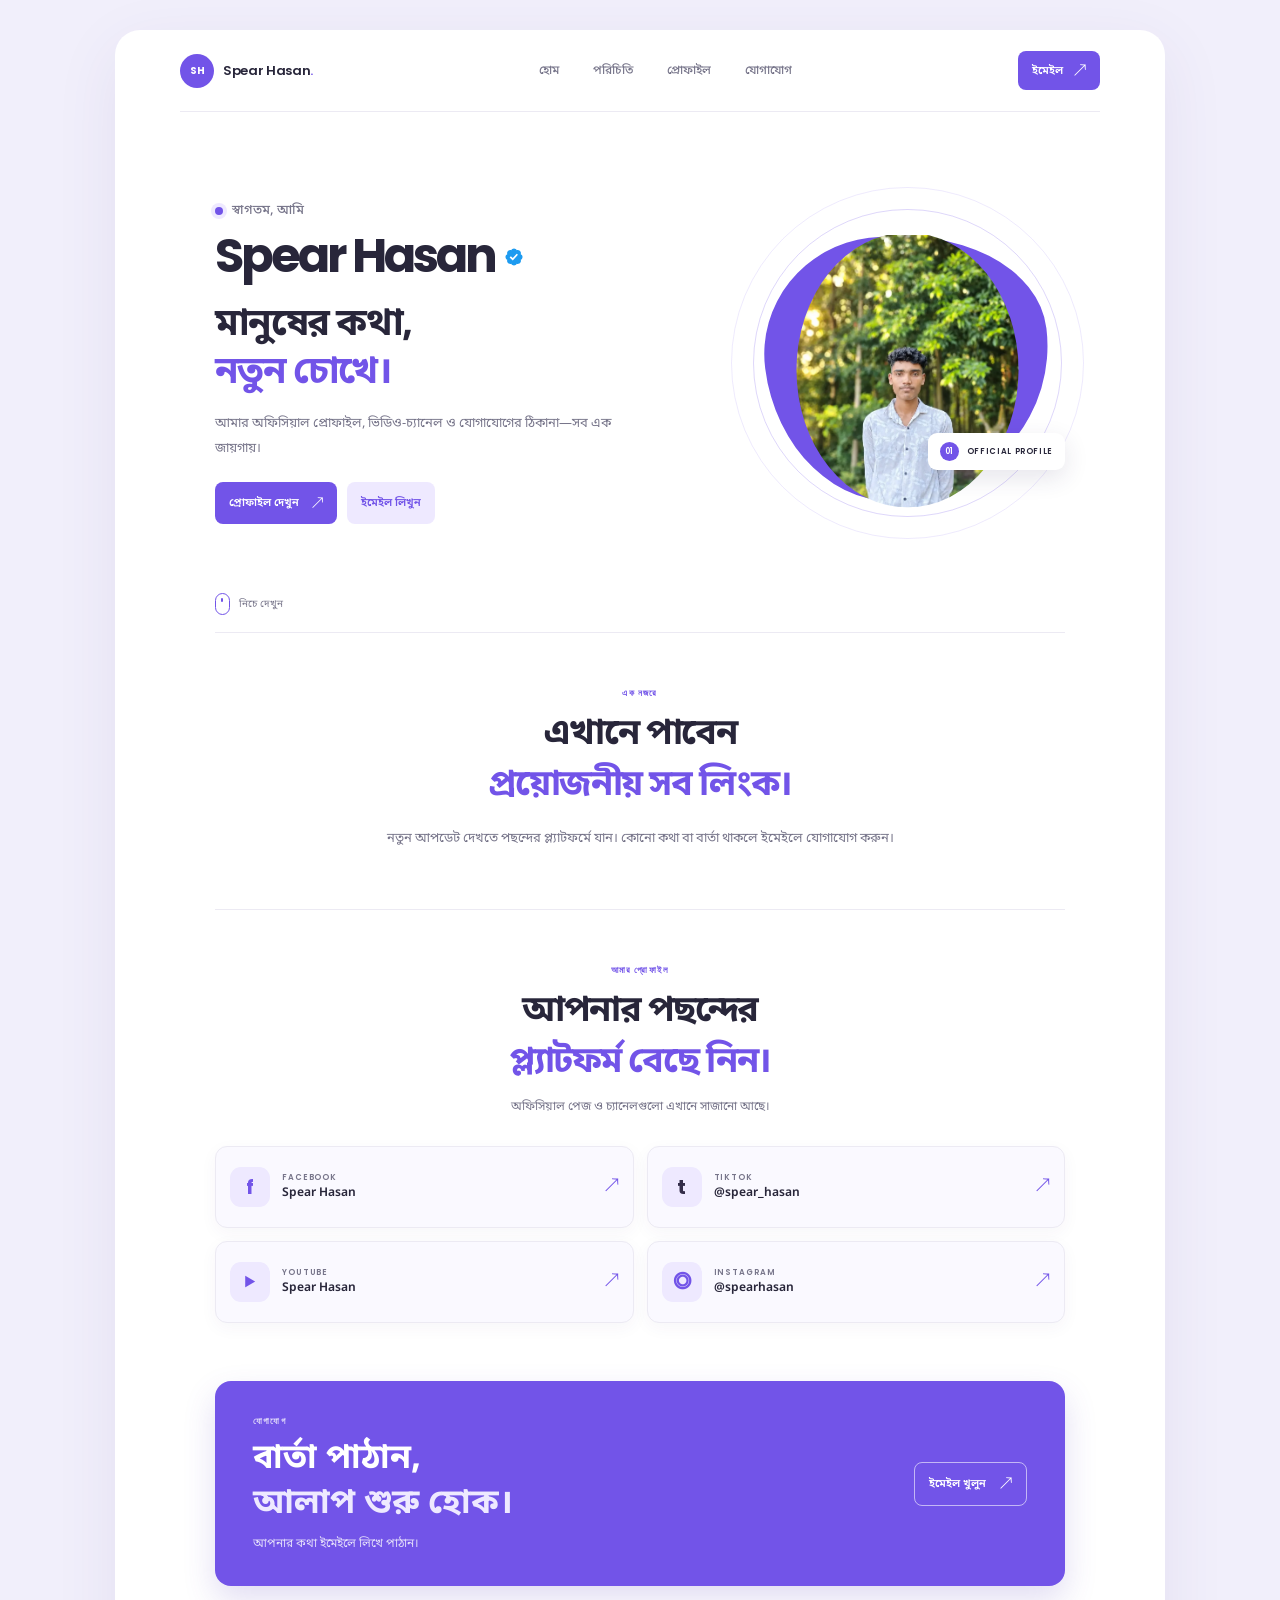
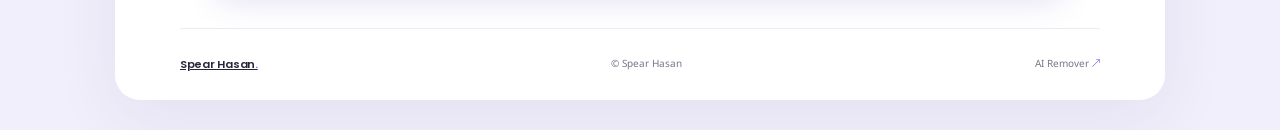
<file: index.html>
<!doctype html>
<html lang="bn">
<head>
  <meta charset="utf-8">
  <meta name="viewport" content="width=device-width, initial-scale=1">
  <meta name="theme-color" content="#f4f1fe">
  <meta name="description" content="Spear Hasan-এর অফিসিয়াল প্রোফাইল, সামাজিক যোগাযোগের লিংক ও যোগাযোগের ঠিকানা।">
  <meta name="robots" content="index, follow, max-image-preview:large, max-snippet:-1, max-video-preview:-1">
  <meta name="author" content="Spear Hasan">
  <link rel="canonical" href="https://spearhasan.github.io/social/">
  <link rel="preconnect" href="https://fonts.googleapis.com">
  <link rel="preconnect" href="https://fonts.gstatic.com" crossorigin>
  <link href="https://fonts.googleapis.com/css2?family=Noto+Sans+Bengali:wght@400;500;600;700;800&family=Poppins:wght@400;500;600;700;800&display=swap" rel="stylesheet">
  <meta property="og:type" content="website">
  <meta property="og:title" content="Spear Hasan — মানুষের কথা, নতুন চোখে।">
  <meta property="og:description" content="অফিসিয়াল সামাজিক প্রোফাইল ও যোগাযোগের ঠিকানা।">
  <meta property="og:url" content="https://spearhasan.github.io/social/">
  <meta property="og:site_name" content="Spear Hasan">
  <meta property="og:image" content="https://spearhasan.github.io/social/pngs/spear-hasan-profile.jpg">
  <meta property="og:image:alt" content="Spear Hasan-এর প্রোফাইল ছবি">
  <meta name="twitter:card" content="summary_large_image">
  <meta name="twitter:title" content="Spear Hasan — মানুষের কথা, নতুন চোখে।">
  <meta name="twitter:description" content="অফিসিয়াল সামাজিক প্রোফাইল ও যোগাযোগের ঠিকানা।">
  <meta name="twitter:image" content="https://spearhasan.github.io/social/pngs/spear-hasan-profile.jpg">
  <link rel="icon" type="image/png" sizes="32x32" href="pngs/Favicon/favicon-32x32.png">
  <link rel="apple-touch-icon" sizes="180x180" href="pngs/Favicon/favicon-180x180.png">
  <link rel="manifest" href="site.webmanifest">
  <title>Spear Hasan — মানুষের কথা, নতুন চোখে।</title>
  <script type="application/ld+json">
  {
    "@context": "https://schema.org",
    "@type": "Person",
    "name": "Spear Hasan",
    "alternateName": ["স্পেয়ার হাসান", "স্পিয়ার হাসান"],
    "url": "https://spearhasan.github.io/social/",
    "image": "https://spearhasan.github.io/social/pngs/spear-hasan-profile.jpg",
    "sameAs": [
      "https://www.facebook.com/spearhasan1",
      "https://www.tiktok.com/@spear_hasan",
      "https://youtube.com/@spear_hasan",
      "https://www.instagram.com/spearhasan"
    ]
  }
  </script>
  <link rel="stylesheet" href="style.css">
</head>
<body>
  <a class="skip-link" href="#main">মূল অংশে যান</a>
  <div class="site-frame">
    <header class="site-header">
      <a class="brand" href="https://spearhasan.github.io/social/" aria-label="Spear Hasan — হোম">
        <span class="brand-mark" aria-hidden="true">SH</span>
        <span class="brand-name">Spear Hasan<span>.</span></span>
      </a>
      <nav class="site-nav" aria-label="প্রধান নেভিগেশন">
        <a href="#home">হোম</a>
        <a href="#about">পরিচিতি</a>
        <a href="#profiles">প্রোফাইল</a>
        <a href="#contact">যোগাযোগ</a>
      </nav>
      <a class="header-cta" href="mailto:spearhasan@gmail.com?subject=বার্তা">ইমেইল <span aria-hidden="true">↗</span></a>
    </header>

    <main id="main">
      <section class="home-section" id="home" aria-labelledby="hero-title">
        <div class="home-copy">
          <div class="greeting"><span class="greeting-dot" aria-hidden="true"></span>স্বাগতম, আমি</div>
          <h1 id="hero-title">Spear Hasan<span class="verified"><img src="pngs/verified-badge.svg" alt="ভেরিফায়েড" width="20" height="20"></span></h1>
          <p class="home-tagline">মানুষের কথা,<br><em>নতুন চোখে।</em></p>
          <p class="home-intro">আমার অফিসিয়াল প্রোফাইল, ভিডিও-চ্যানেল ও যোগাযোগের ঠিকানা—সব এক জায়গায়।</p>
          <div class="home-actions">
            <a class="button button-primary" href="#profiles">প্রোফাইল দেখুন <span aria-hidden="true">↗</span></a>
            <a class="button button-quiet" href="mailto:spearhasan@gmail.com?subject=বার্তা">ইমেইল লিখুন</a>
          </div>
        </div>
        <div class="portrait-area" aria-label="Spear Hasan-এর প্রোফাইল ছবি">
          <span class="portrait-blob" aria-hidden="true"></span>
          <span class="portrait-orbit portrait-orbit-one" aria-hidden="true"></span>
          <span class="portrait-orbit portrait-orbit-two" aria-hidden="true"></span>
          <picture class="portrait-picture">
            <source type="image/webp" srcset="pngs/spear-hasan-profile.webp">
            <img src="pngs/spear-hasan-profile.jpg" alt="Spear Hasan" width="1086" height="1448" fetchpriority="high">
          </picture>
          <span class="portrait-caption"><span class="caption-mark">01</span>OFFICIAL PROFILE</span>
        </div>
        <a class="scroll-cue" href="#about"><span class="scroll-mouse" aria-hidden="true"></span><span>নিচে দেখুন</span></a>
      </section>

      <section class="about-section section-block" id="about" aria-labelledby="about-title">
        <div class="section-heading">
          <p class="section-kicker">এক নজরে</p>
          <h2 id="about-title">এখানে পাবেন<br><em>প্রয়োজনীয় সব লিংক।</em></h2>
        </div>
        <p class="about-copy">নতুন আপডেট দেখতে পছন্দের প্ল্যাটফর্মে যান। কোনো কথা বা বার্তা থাকলে ইমেইলে যোগাযোগ করুন।</p>
      </section>

      <section class="profiles-section section-block" id="profiles" aria-labelledby="profiles-title">
        <div class="section-heading">
          <p class="section-kicker">আমার প্রোফাইল</p>
          <h2 id="profiles-title">আপনার পছন্দের<br><em>প্ল্যাটফর্ম বেছে নিন।</em></h2>
          <p class="section-note">অফিসিয়াল পেজ ও চ্যানেলগুলো এখানে সাজানো আছে।</p>
        </div>
        <nav class="profile-grid" aria-label="সামাজিক যোগাযোগের প্রোফাইল">
          <a class="profile-card" href="https://www.facebook.com/spearhasan1" target="_blank" rel="noopener noreferrer me">
            <span class="profile-icon facebook-icon" aria-hidden="true">f</span>
            <span class="profile-meta"><small>FACEBOOK</small><strong>Spear Hasan</strong></span>
            <span class="profile-arrow" aria-hidden="true">↗</span>
          </a>
          <a class="profile-card" href="https://www.tiktok.com/@spear_hasan" target="_blank" rel="noopener noreferrer me">
            <span class="profile-icon tiktok-icon" aria-hidden="true">t</span>
            <span class="profile-meta"><small>TIKTOK</small><strong>@spear_hasan</strong></span>
            <span class="profile-arrow" aria-hidden="true">↗</span>
          </a>
          <a class="profile-card" href="https://youtube.com/@spear_hasan" target="_blank" rel="noopener noreferrer me">
            <span class="profile-icon youtube-icon" aria-hidden="true">▶</span>
            <span class="profile-meta"><small>YOUTUBE</small><strong>Spear Hasan</strong></span>
            <span class="profile-arrow" aria-hidden="true">↗</span>
          </a>
          <a class="profile-card" href="https://www.instagram.com/spearhasan" target="_blank" rel="noopener noreferrer me">
            <span class="profile-icon instagram-icon" aria-hidden="true">◎</span>
            <span class="profile-meta"><small>INSTAGRAM</small><strong>@spearhasan</strong></span>
            <span class="profile-arrow" aria-hidden="true">↗</span>
          </a>
        </nav>
      </section>

      <section class="contact-section" id="contact" aria-labelledby="contact-title">
        <div class="contact-copy">
          <p class="section-kicker">যোগাযোগ</p>
          <h2 id="contact-title">বার্তা পাঠান,<br><em>আলাপ শুরু হোক।</em></h2>
          <p>আপনার কথা ইমেইলে লিখে পাঠান।</p>
        </div>
        <a class="contact-button" href="mailto:spearhasan@gmail.com?subject=বার্তা">ইমেইল খুলুন <span aria-hidden="true">↗</span></a>
      </section>
    </main>

    <footer class="site-footer">
      <a class="footer-brand" href="#home">Spear Hasan<span>.</span></a>
      <span class="footer-copy">© Spear Hasan</span>
      <a class="footer-resource" href="https://spearhasan.github.io/social/ai-remover/">AI Remover <span aria-hidden="true">↗</span></a>
    </footer>
  </div>
</body>
</html>
</file>
<file: style.css>
:root {
  color-scheme: light;
  --canvas: #f1effb;
  --surface: #ffffff;
  --surface-tint: #faf9ff;
  --ink: #28263a;
  --muted: #77758a;
  --line: #eceaf3;
  --accent: #7254e8;
  --accent-dark: #573dc9;
  --accent-soft: #eee9ff;
  --accent-ink: #ffffff;
  --font-bn: "Noto Sans Bengali", sans-serif;
  --font-latin: "Poppins", sans-serif;
}
* { box-sizing: border-box; }
html { min-width: 320px; scroll-behavior: smooth; scroll-padding-top: 20px; background: var(--canvas); }
body { min-width: 320px; margin: 0; padding: 30px 18px; color: var(--ink); background: var(--canvas); font-family: var(--font-bn); }
a { color: inherit; }
a:focus-visible { outline: 3px solid var(--accent); outline-offset: 4px; }
::selection { color: var(--accent-ink); background: var(--accent); }
.skip-link { position: absolute; z-index: 10; top: 8px; left: 8px; padding: 11px 15px; color: var(--accent-ink); background: var(--accent); transform: translateY(-160%); }
.skip-link:focus { transform: translateY(0); }
.site-frame { width: min(1050px, 100%); min-height: calc(100vh - 60px); margin: 0 auto; overflow: hidden; border-radius: 25px; background: var(--surface); box-shadow: 0 18px 65px rgba(73,57,133,.08); }

.site-header { width: min(920px, calc(100% - 56px)); min-height: 82px; margin: 0 auto; display: flex; align-items: center; justify-content: space-between; gap: 20px; border-bottom: 1px solid var(--line); }
.brand { display: inline-flex; align-items: center; gap: 9px; text-decoration: none; }
.brand-mark { width: 34px; height: 34px; display: grid; place-items: center; border-radius: 50%; color: var(--accent-ink); background: var(--accent); font: 700 10px/1 var(--font-latin); letter-spacing: -.05em; }
.brand-name, .footer-brand { color: var(--ink); font: 600 13px/1.2 var(--font-latin); letter-spacing: -.025em; white-space: nowrap; }
.brand-name span, .footer-brand span { color: var(--accent); }
.site-nav { display: flex; align-items: center; gap: clamp(16px, 2.7vw, 34px); }
.site-nav a { color: var(--muted); text-decoration: none; font-size: 12px; font-weight: 500; transition: color .18s ease; }
.site-nav a:hover { color: var(--accent); }
.header-cta { min-height: 39px; padding: 0 14px; display: inline-flex; align-items: center; gap: 11px; border-radius: 8px; color: var(--accent-ink); background: var(--accent); text-decoration: none; font-size: 11px; font-weight: 600; transition: background-color .2s ease, transform .2s ease; }
.header-cta:hover, .button-primary:hover { background: var(--accent-dark); transform: translateY(-2px); }
.header-cta span { font: 15px/1 var(--font-latin); }

.home-section { position: relative; width: min(850px, calc(100% - 64px)); min-height: 490px; margin: 0 auto; padding: 50px 0 68px; display: grid; grid-template-columns: minmax(0,1.12fr) minmax(230px,.88fr); gap: 34px; align-items: center; }
.home-copy { position: relative; z-index: 1; }
.greeting { display: flex; align-items: center; gap: 9px; color: var(--muted); font-size: 13px; font-weight: 500; }
.greeting-dot { width: 8px; height: 8px; border-radius: 50%; background: var(--accent); box-shadow: 0 0 0 4px var(--accent-soft); }
.home-copy h1 { margin: 9px 0 0; display: flex; align-items: center; flex-wrap: wrap; gap: 9px; color: var(--ink); font: 700 clamp(32px, 4.2vw, 48px)/1.18 var(--font-latin); letter-spacing: -.06em; }
.verified { width: 21px; height: 21px; display: inline-flex; align-items: center; }
.verified img { display: block; width: 20px; height: 20px; }
.home-tagline { margin: 17px 0 0; color: var(--ink); font-size: clamp(27px, 3.8vw, 38px); font-weight: 700; line-height: 1.28; letter-spacing: -.045em; }
.home-tagline em { color: var(--accent); font-style: normal; }
.home-intro { max-width: 400px; margin: 12px 0 0; color: var(--muted); font-size: 13px; line-height: 1.95; }
.home-actions { margin-top: 20px; display: flex; align-items: center; flex-wrap: wrap; gap: 10px; }
.button { min-height: 42px; padding: 0 14px; display: inline-flex; align-items: center; gap: 13px; border-radius: 8px; text-decoration: none; font-size: 11px; font-weight: 600; transition: background-color .2s ease, color .2s ease, transform .2s ease; }
.button-primary { color: var(--accent-ink); background: var(--accent); }
.button-primary span { font: 14px/1 var(--font-latin); }
.button-quiet { color: var(--accent); background: var(--accent-soft); }
.button-quiet:hover { color: var(--accent-ink); background: var(--accent-dark); }
.portrait-area { position: relative; width: min(100%, 300px); aspect-ratio: 1; justify-self: end; display: grid; place-items: center; }
.portrait-blob { position: absolute; inset: 9% 5% 7%; border-radius: 42% 58% 57% 43% / 44% 42% 58% 56%; background: var(--accent); transform: rotate(-7deg); }
.portrait-orbit { position: absolute; border: 1px solid rgba(114,84,232,.23); border-radius: 50%; }
.portrait-orbit-one { inset: 1%; }
.portrait-orbit-two { inset: -6%; border-color: rgba(114,84,232,.12); }
.portrait-picture { position: relative; z-index: 1; width: 75%; height: 89%; margin-top: 8%; overflow: hidden; clip-path: ellipse(47% 49% at 50% 48%); }
.portrait-picture img { width: 100%; height: 100%; display: block; object-fit: cover; object-position: center 29%; }
.portrait-caption { position: absolute; z-index: 2; right: 0; bottom: 16%; padding: 8px 11px; display: inline-flex; align-items: center; gap: 8px; border: 1px solid rgba(255,255,255,.85); border-radius: 9px; color: var(--ink); background: var(--surface); box-shadow: 0 8px 25px rgba(51,40,93,.12); font: 600 8px/1 var(--font-latin); letter-spacing: .08em; }
.caption-mark { width: 19px; height: 19px; display: grid; place-items: center; border-radius: 50%; color: var(--accent-ink); background: var(--accent); font: 600 8px/1 var(--font-latin); }
.scroll-cue { position: absolute; bottom: 17px; left: 0; display: inline-flex; align-items: center; gap: 9px; color: var(--muted); text-decoration: none; font-size: 10px; }
.scroll-mouse { width: 15px; height: 22px; display: inline-block; border: 1.5px solid var(--accent); border-radius: 9px; position: relative; }
.scroll-mouse::after { position: absolute; top: 4px; left: 5px; width: 2px; height: 4px; border-radius: 2px; background: var(--accent); content: ""; }

.section-block { width: min(850px, calc(100% - 64px)); margin: 0 auto; padding: 54px 0 58px; border-top: 1px solid var(--line); }
.section-heading { text-align: center; }
.section-kicker { margin: 0; color: var(--accent); font: 600 9px/1.4 var(--font-latin); letter-spacing: .13em; text-transform: uppercase; }
.section-heading h2 { margin: 10px 0 0; color: var(--ink); font-size: clamp(26px, 3.5vw, 36px); font-weight: 700; line-height: 1.42; letter-spacing: -.04em; }
.section-heading h2 em { color: var(--accent); font-style: normal; }
.about-copy { max-width: 580px; margin: 14px auto 0; color: var(--muted); font-size: 13px; line-height: 1.95; text-align: center; }
.section-note { margin: 8px 0 0; color: var(--muted); font-size: 12px; line-height: 1.75; }
.profile-grid { margin-top: 28px; display: grid; grid-template-columns: repeat(2,minmax(0,1fr)); gap: 13px; }
.profile-card { min-height: 82px; padding: 13px 14px; display: flex; align-items: center; gap: 12px; border: 1px solid var(--line); border-radius: 12px; color: var(--ink); background: var(--surface-tint); text-decoration: none; box-shadow: 0 5px 17px rgba(64,50,126,.045); transition: border-color .2s ease, box-shadow .2s ease, transform .2s ease; }
.profile-card:hover { border-color: rgba(114,84,232,.35); box-shadow: 0 12px 28px rgba(64,50,126,.12); transform: translateY(-3px); }
.profile-icon { width: 40px; height: 40px; flex: 0 0 auto; display: grid; place-items: center; border-radius: 11px; color: var(--accent); background: var(--accent-soft); font: 700 20px/1 var(--font-latin); }
.tiktok-icon { color: #332c49; }
.youtube-icon { font-size: 13px; }
.instagram-icon { font-size: 23px; }
.profile-meta { min-width: 0; flex: 1; display: grid; gap: 3px; }
.profile-meta small { color: var(--muted); font: 600 8px/1.2 var(--font-latin); letter-spacing: .11em; }
.profile-meta strong { overflow: hidden; color: var(--ink); font-size: 12px; font-weight: 600; text-overflow: ellipsis; white-space: nowrap; }
.profile-arrow { color: var(--accent); font: 17px/1 var(--font-latin); }

.contact-section { width: min(850px, calc(100% - 64px)); margin: 0 auto 42px; padding: 34px 38px; display: flex; align-items: center; justify-content: space-between; gap: 24px; border-radius: 16px; color: var(--accent-ink); background: var(--accent); box-shadow: 0 14px 32px rgba(91,68,189,.18); }
.contact-section .section-kicker { color: rgba(255,255,255,.77); }
.contact-section h2 { margin: 9px 0 0; font-size: clamp(25px, 3.4vw, 34px); font-weight: 700; line-height: 1.35; }
.contact-section h2 em { color: #eee9ff; font-style: normal; }
.contact-section p:last-child { margin: 8px 0 0; color: rgba(255,255,255,.8); font-size: 12px; }
.contact-button { min-height: 44px; padding: 0 14px; display: inline-flex; align-items: center; gap: 14px; border: 1px solid rgba(255,255,255,.58); border-radius: 8px; color: var(--accent-ink); text-decoration: none; font-size: 11px; font-weight: 600; white-space: nowrap; transition: color .2s ease, background-color .2s ease; }
.contact-button:hover { color: var(--accent); background: #fff; }
.contact-button span { font: 15px/1 var(--font-latin); }
.site-footer { width: min(920px, calc(100% - 56px)); min-height: 72px; margin: 0 auto; display: flex; align-items: center; justify-content: space-between; gap: 12px; border-top: 1px solid var(--line); }
.footer-brand { font-size: 11px; }
.footer-copy, .footer-resource { color: var(--muted); font-size: 10px; }
.footer-resource { text-decoration: none; }
.footer-resource:hover { color: var(--accent); }
.footer-resource span { color: var(--accent); }

@media (min-width: 1100px) {
  .home-section { min-height: 520px; }
  .portrait-area { width: 315px; }
}
@media (max-width: 760px) {
  body { padding: 14px 10px; }
  .site-frame { min-height: calc(100vh - 28px); border-radius: 18px; }
  .site-header { width: calc(100% - 34px); min-height: 68px; gap: 10px; }
  .brand { gap: 7px; }
  .brand-mark { width: 30px; height: 30px; font-size: 9px; }
  .brand-name { font-size: 11px; }
  .site-nav { display: none; }
  .header-cta { min-height: 36px; padding: 0 11px; font-size: 10px; }
  .home-section { width: calc(100% - 42px); min-height: auto; padding: 36px 0 61px; grid-template-columns: minmax(0,1fr); gap: 18px; }
  .home-copy h1 { font-size: clamp(30px, 8vw, 42px); }
  .home-tagline { margin-top: 12px; font-size: clamp(26px, 7.2vw, 35px); }
  .home-intro { max-width: 430px; font-size: 12px; }
  .home-actions { margin-top: 16px; }
  .portrait-area { width: min(76%, 255px); justify-self: center; margin: 4px auto 8px; }
  .portrait-caption { right: -8px; bottom: 12%; }
  .scroll-cue { left: 0; bottom: 15px; }
  .section-block { width: calc(100% - 42px); padding: 44px 0 48px; }
  .section-heading h2 { font-size: clamp(25px, 7vw, 33px); }
  .profile-grid { margin-top: 22px; gap: 9px; }
  .profile-card { min-height: 72px; padding: 10px 9px; gap: 8px; border-radius: 10px; }
  .profile-icon { width: 34px; height: 34px; border-radius: 9px; font-size: 17px; }
  .profile-meta small { font-size: 7px; }
  .profile-meta strong { font-size: 10px; }
  .profile-arrow { font-size: 14px; }
  .contact-section { width: calc(100% - 42px); margin-bottom: 25px; padding: 26px 23px; align-items: flex-start; flex-direction: column; gap: 18px; border-radius: 13px; }
  .contact-section h2 { font-size: 29px; }
  .site-footer { width: calc(100% - 34px); min-height: 64px; gap: 7px; }
  .footer-brand { font-size: 9px; }
  .footer-copy, .footer-resource { font-size: 9px; }
}
@media (max-width: 365px) {
  body { padding: 8px 6px; }
  .site-frame { border-radius: 14px; }
  .site-header { width: calc(100% - 24px); }
  .brand-name { font-size: 10px; }
  .home-section, .section-block, .contact-section { width: calc(100% - 32px); }
  .profile-grid { grid-template-columns: minmax(0,1fr); }
}
@media (prefers-reduced-motion: reduce) {
  *, *::before, *::after { scroll-behavior: auto !important; transition-duration: .01ms !important; animation-duration: .01ms !important; animation-iteration-count: 1 !important; }
}
</file>
